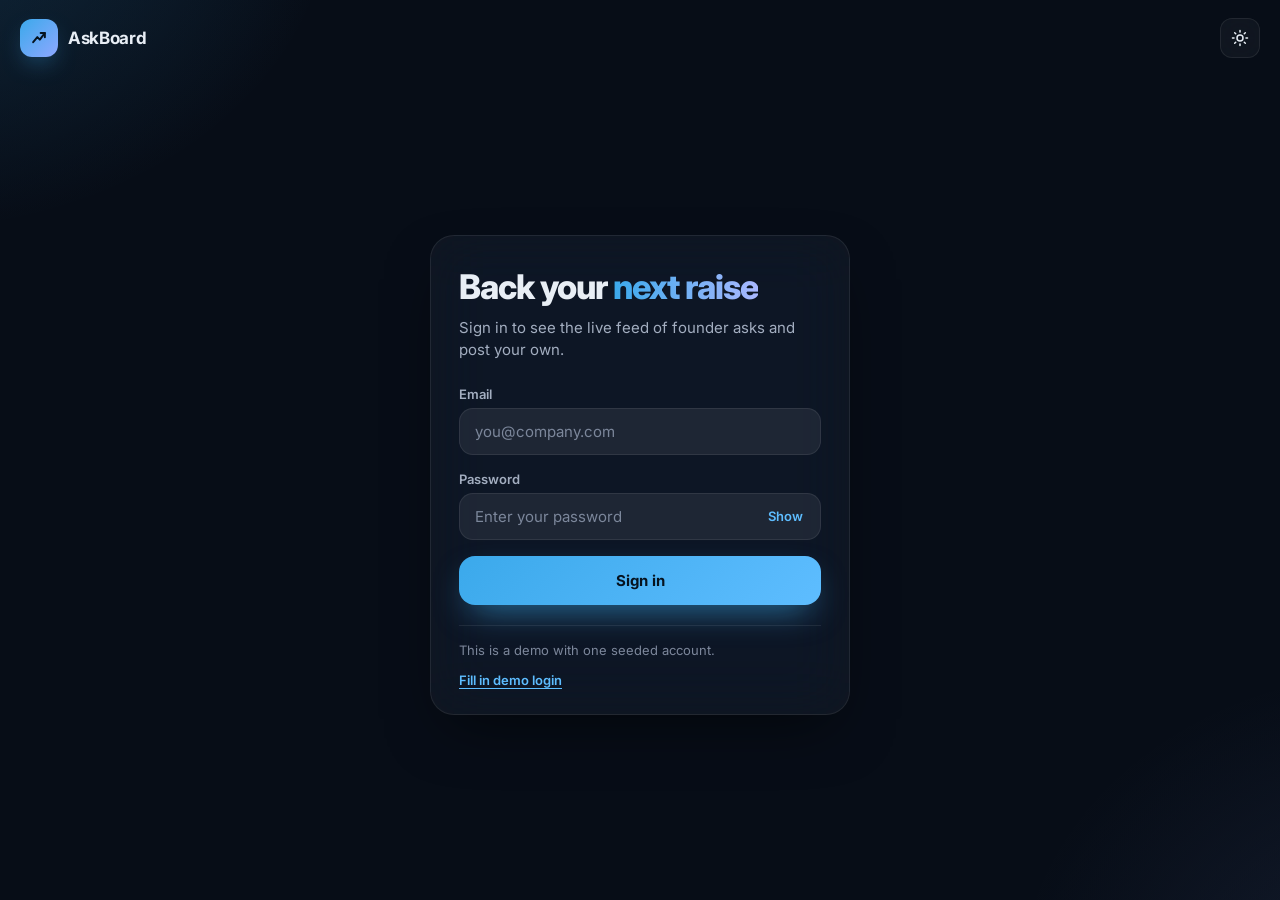
<file: frontend/index.html>
<!DOCTYPE html>
<!-- data-requires-auth: auth.js redirects to login.html before anything paints if not signed in -->
<html lang="en" data-theme="dark" data-requires-auth>
<head>
  <meta charset="utf-8">
  <meta name="viewport" content="width=device-width, initial-scale=1, viewport-fit=cover">
  <meta name="theme-color" content="#070D17">
  <title>Live asks · AskBoard</title>
  <meta name="description" content="Browse live funding asks from founders and post your own.">

  <link rel="preconnect" href="https://fonts.googleapis.com">
  <link rel="preconnect" href="https://fonts.gstatic.com" crossorigin>
  <link href="https://fonts.googleapis.com/css2?family=Inter:wght@400;500;600;700;800&display=swap" rel="stylesheet">
  <link rel="stylesheet" href="css/style.css">

  <!-- Synchronous on purpose: theme applies before first paint, auth guard runs before render. -->
  <script src="js/theme.js"></script>
  <script src="js/auth.js"></script>
</head>
<body class="page-feed">
  <header class="topbar">
    <a class="brand" href="index.html" aria-label="AskBoard home">
      <span class="brand-mark" aria-hidden="true">
        <svg viewBox="0 0 24 24" width="20" height="20" fill="none" stroke="currentColor" stroke-width="2.4" stroke-linecap="round" stroke-linejoin="round"><path d="M5 17 10 11l3 3 6-8"/><path d="M14 6h5v5"/></svg>
      </span>
      <span class="brand-name">AskBoard</span>
    </a>

    <div class="topbar-actions">
      <button class="icon-btn" type="button" data-theme-toggle aria-pressed="false" aria-label="Switch to light mode">
        <svg class="ic-sun" viewBox="0 0 24 24" width="18" height="18" fill="none" stroke="currentColor" stroke-width="2" stroke-linecap="round" aria-hidden="true"><circle cx="12" cy="12" r="4"/><path d="M12 2v2M12 20v2M4.9 4.9l1.4 1.4M17.7 17.7l1.4 1.4M2 12h2M20 12h2M4.9 19.1l1.4-1.4M17.7 6.3l1.4-1.4"/></svg>
        <svg class="ic-moon" viewBox="0 0 24 24" width="18" height="18" fill="none" stroke="currentColor" stroke-width="2" stroke-linecap="round" stroke-linejoin="round" aria-hidden="true"><path d="M21 12.8A9 9 0 1 1 11.2 3a7 7 0 0 0 9.8 9.8z"/></svg>
      </button>
      <button class="btn-ghost" type="button" id="logout-btn">Sign out</button>
    </div>
  </header>

  <main class="feed-main">
    <section class="feed-head">
      <div>
        <h1 class="feed-title">Live asks from <span class="grad-text">founders</span></h1>
        <p class="feed-sub">Equity, loans and grants, posted by the people building the companies.</p>
      </div>
      <button class="btn-primary btn-inline" type="button" id="open-post">Post an Ask</button>
    </section>

    <div class="filters" id="filters" role="group" aria-label="Filter by funding type">
      <button type="button" class="pill" data-filter="All" aria-pressed="true">All</button>
      <button type="button" class="pill" data-filter="Equity" aria-pressed="false">Equity</button>
      <button type="button" class="pill" data-filter="Loan" aria-pressed="false">Loan</button>
      <button type="button" class="pill" data-filter="Grant" aria-pressed="false">Grant</button>
    </div>

    <p class="sr-only" id="feed-status" role="status" aria-live="polite"></p>

    <section class="feed-grid" id="feed" aria-busy="true" aria-label="Founder asks"></section>
    <div class="feed-message glass" id="feed-message" hidden></div>
  </main>

  <!-- Post an Ask -->
  <dialog class="sheet" id="post-dialog" aria-labelledby="post-title">
    <form class="sheet-body" id="post-form" novalidate>
      <div class="sheet-head">
        <h2 id="post-title">Post an Ask</h2>
        <button type="button" class="icon-btn sm" id="close-post" aria-label="Close">
          <svg viewBox="0 0 24 24" width="16" height="16" fill="none" stroke="currentColor" stroke-width="2.2" stroke-linecap="round" aria-hidden="true"><path d="M6 6l12 12M18 6 6 18"/></svg>
        </button>
      </div>

      <div class="field">
        <label for="f-company">Company name</label>
        <input id="f-company" name="company_name" class="input" type="text" maxlength="60" autocomplete="organization" placeholder="Acme Agritech">
        <p class="field-error" data-error-for="company_name" hidden></p>
      </div>

      <div class="field">
        <label for="f-founder">Founder name</label>
        <input id="f-founder" name="founder_name" class="input" type="text" maxlength="60" autocomplete="name" placeholder="Priya Sharma">
        <p class="field-error" data-error-for="founder_name" hidden></p>
      </div>

      <div class="field">
        <label for="f-sector">Sector</label>
        <select id="f-sector" name="sector" class="input"></select>
        <p class="field-error" data-error-for="sector" hidden></p>
      </div>

      <div class="field">
        <div class="label-row">
          <label for="f-pitch">One-line pitch</label>
          <span class="counter" id="pitch-count" aria-hidden="true">0/140</span>
        </div>
        <input id="f-pitch" name="pitch" class="input" type="text" maxlength="140" placeholder="Cold storage for small farms, paid per crate">
        <p class="field-error" data-error-for="pitch" hidden></p>
      </div>

      <fieldset class="field seg">
        <legend>Funding type</legend>
        <div class="seg-row">
          <label class="seg-opt"><input type="radio" name="funding_type" value="Equity" checked><span>Equity</span></label>
          <label class="seg-opt"><input type="radio" name="funding_type" value="Loan"><span>Loan</span></label>
          <label class="seg-opt"><input type="radio" name="funding_type" value="Grant"><span>Grant</span></label>
        </div>
        <p class="field-error" data-error-for="funding_type" hidden></p>
      </fieldset>

      <div class="field">
        <label for="f-amount">Amount sought (Rs)</label>
        <input id="f-amount" name="amount_inr" class="input" type="text" inputmode="numeric" autocomplete="off" placeholder="2500000">
        <p class="helper" id="amount-help">Between Rs 10,000 and Rs 100 crore.</p>
        <p class="field-error" data-error-for="amount_inr" hidden></p>
      </div>

      <div class="field" id="equity-field">
        <label for="f-equity">Equity offered (%)</label>
        <input id="f-equity" name="equity_percent" class="input" type="text" inputmode="decimal" autocomplete="off" placeholder="8">
        <p class="field-error" data-error-for="equity_percent" hidden></p>
      </div>

      <p class="form-error" id="post-error" role="alert" hidden></p>

      <div class="sheet-actions">
        <button type="button" class="btn-ghost" id="cancel-post">Cancel</button>
        <button type="submit" class="btn-primary btn-inline" id="submit-post">Post ask</button>
      </div>
    </form>
  </dialog>

  <div class="toast" id="toast" role="status" aria-live="polite" hidden></div>

  <script src="js/deals.js"></script>
</body>
</html>
</file>
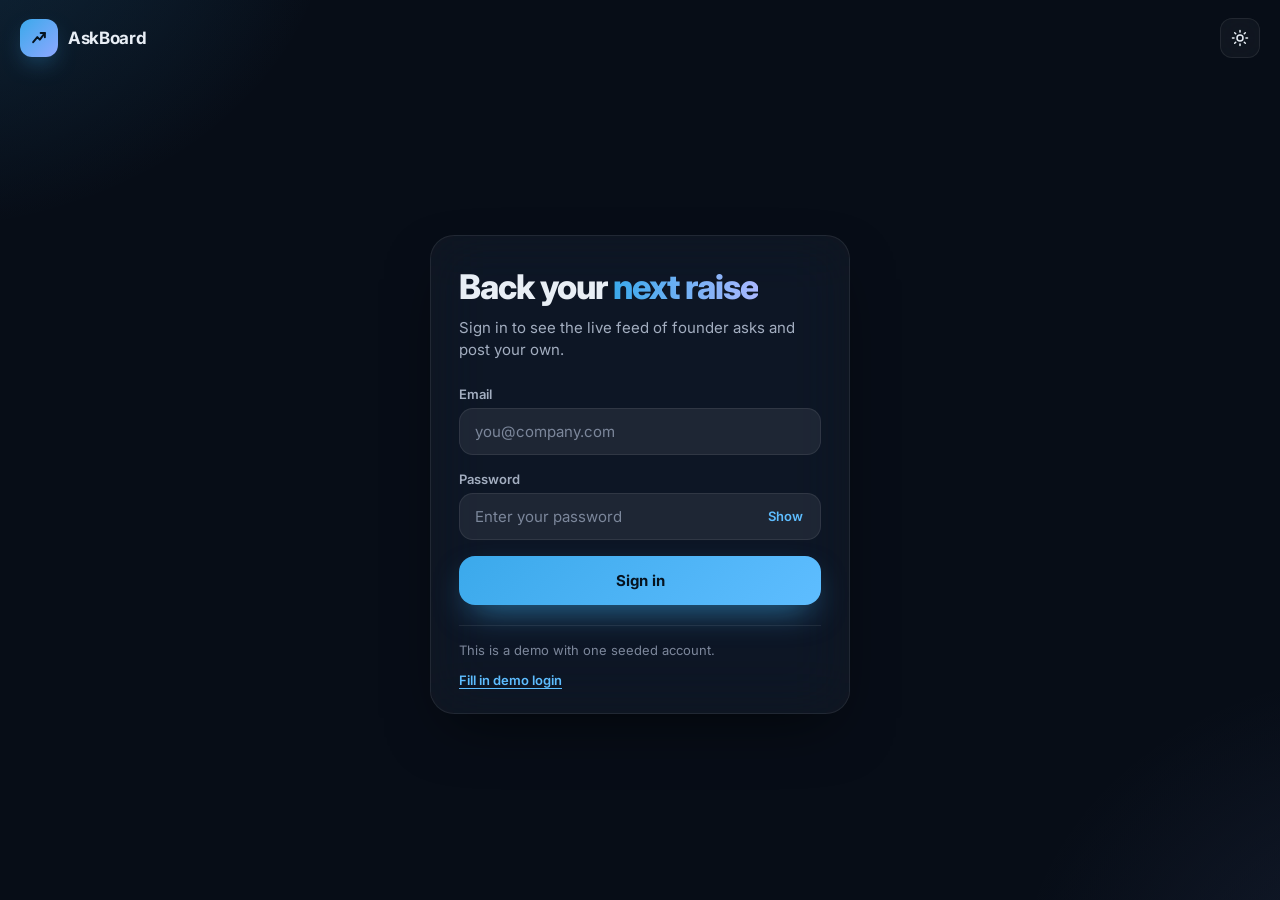
<file: frontend/login.html>
<!DOCTYPE html>
<html lang="en" data-theme="dark">
<head>
  <meta charset="utf-8">
  <meta name="viewport" content="width=device-width, initial-scale=1, viewport-fit=cover">
  <meta name="theme-color" content="#070D17">
  <title>Sign in · AskBoard</title>
  <meta name="description" content="Sign in to AskBoard to browse and post funding asks.">

  <link rel="preconnect" href="https://fonts.googleapis.com">
  <link rel="preconnect" href="https://fonts.gstatic.com" crossorigin>
  <link href="https://fonts.googleapis.com/css2?family=Inter:wght@400;500;600;700;800&display=swap" rel="stylesheet">
  <link rel="stylesheet" href="css/style.css">

  <!-- Loaded synchronously (no defer) so the saved theme is applied before first paint. -->
  <script src="js/theme.js"></script>
</head>
<body class="page-auth">
  <header class="auth-top">
    <a class="brand" href="login.html" aria-label="AskBoard home">
      <span class="brand-mark" aria-hidden="true">
        <svg viewBox="0 0 24 24" width="20" height="20" fill="none" stroke="currentColor" stroke-width="2.4" stroke-linecap="round" stroke-linejoin="round"><path d="M5 17 10 11l3 3 6-8"/><path d="M14 6h5v5"/></svg>
      </span>
      <span class="brand-name">AskBoard</span>
    </a>

    <button class="icon-btn" type="button" data-theme-toggle aria-pressed="false" aria-label="Switch to light mode">
      <svg class="ic-sun" viewBox="0 0 24 24" width="18" height="18" fill="none" stroke="currentColor" stroke-width="2" stroke-linecap="round" aria-hidden="true"><circle cx="12" cy="12" r="4"/><path d="M12 2v2M12 20v2M4.9 4.9l1.4 1.4M17.7 17.7l1.4 1.4M2 12h2M20 12h2M4.9 19.1l1.4-1.4M17.7 6.3l1.4-1.4"/></svg>
      <svg class="ic-moon" viewBox="0 0 24 24" width="18" height="18" fill="none" stroke="currentColor" stroke-width="2" stroke-linecap="round" stroke-linejoin="round" aria-hidden="true"><path d="M21 12.8A9 9 0 1 1 11.2 3a7 7 0 0 0 9.8 9.8z"/></svg>
    </button>
  </header>

  <main class="auth-main">
    <section class="auth-card glass" aria-labelledby="auth-title">
      <h1 id="auth-title" class="auth-title">Back your <span class="grad-text">next raise</span></h1>
      <p class="auth-sub">Sign in to see the live feed of founder asks and post your own.</p>

      <form id="login-form" class="auth-form" novalidate>
        <div class="field">
          <label for="email">Email</label>
          <input id="email" name="email" class="input" type="email" inputmode="email"
                 autocomplete="username" placeholder="you@company.com" required>
          <p class="field-error" id="email-error" role="alert" hidden></p>
        </div>

        <div class="field">
          <label for="password">Password</label>
          <div class="input-wrap">
            <input id="password" name="password" class="input" type="password"
                   autocomplete="current-password" placeholder="Enter your password" required>
            <button type="button" class="reveal" id="toggle-password" aria-pressed="false" aria-controls="password">Show</button>
          </div>
          <p class="field-error" id="password-error" role="alert" hidden></p>
        </div>

        <p class="form-error" id="form-error" role="alert" hidden></p>

        <button class="btn-primary" id="submit-btn" type="submit">Sign in</button>
      </form>

      <div class="demo-hint">
        <p>This is a demo with one seeded account.</p>
        <button type="button" class="link-btn" id="fill-demo">Fill in demo login</button>
      </div>
    </section>
  </main>

  <script src="js/auth.js"></script>
</body>
</html>
</file>
<file: frontend/css/style.css>
/* ==========================================================================
   AskBoard — glass design system
   1. Tokens (dark = default, light = [data-theme="light"])
   2. Base
   3. Shared primitives (glass, buttons, icon button)
   4. Login page
   ========================================================================== */

/* 1. TOKENS ---------------------------------------------------------------- */
:root {
  --font: 'Inter', -apple-system, BlinkMacSystemFont, 'Segoe UI', Roboto, system-ui, sans-serif;

  /* Brand — identical in both modes */
  --accent: #3BA9EB;
  --accent-2: #5EBDFF;
  --lavender: #8EA8FF;

  /* Dark surfaces */
  --bg: #070D17;
  --halo-1: rgba(59, 169, 235, 0.28);
  --halo-2: rgba(142, 168, 255, 0.22);
  --halo-3: rgba(59, 169, 235, 0.14);
  --vignette: rgba(7, 13, 23, 0.55);

  --glass: rgba(255, 255, 255, 0.04);
  --glass-strong: rgba(255, 255, 255, 0.07);
  --rule: rgba(255, 255, 255, 0.08);
  --shadow: 0 24px 60px -20px rgba(0, 0, 0, 0.6);

  /* Text (dark): 14.9 : 1, 8.3 : 1, 5.1 : 1 on --bg */
  --ink-hi: #E8EEF5;
  --ink-md: #A3AEC0;
  --ink-lo: #7C879B;

  /* Accent used AS TEXT (must pass AA on its surface) */
  --accent-text: #5EBDFF;
  --grad-a: #3BA9EB;
  --grad-b: #A9B8FF;

  --on-accent: #06131F;
  --danger: #FF6B7A;
  --danger-bg: rgba(255, 71, 87, 0.12);
  --focus: rgba(59, 169, 235, 0.45);

  --r-sm: 12px;
  --r-md: 16px;
  --r-lg: 24px;
  --tr: 0.18s cubic-bezier(0.4, 0, 0.2, 1);

  color-scheme: dark;
}

/* Light mode — same identity, light surfaces.
   Key decisions:
   - #3BA9EB on white is only ~2.7 : 1, so it is kept for fills/glows and a
     darker sibling (#1A6FA8, ~5 : 1) is used wherever the accent is TEXT.
   - Glass flips from "white at 4%" to "white at 62%" so cards still read as
     frosted panels over the pale halo.
   - Hard borders are replaced by a faint navy hairline + soft coloured shadow. */
:root[data-theme="light"] {
  --bg: #EEF4FC;
  --halo-1: rgba(59, 169, 235, 0.30);
  --halo-2: rgba(142, 168, 255, 0.34);
  --halo-3: rgba(94, 189, 255, 0.20);
  --vignette: rgba(238, 244, 252, 0.5);

  --glass: rgba(255, 255, 255, 0.62);
  --glass-strong: rgba(255, 255, 255, 0.85);
  --rule: rgba(20, 45, 90, 0.10);
  --shadow: 0 24px 60px -24px rgba(40, 90, 170, 0.35);

  --ink-hi: #0E1B2E;
  --ink-md: #41526B;
  --ink-lo: #5B6B85;

  --accent-text: #1A6FA8;
  --grad-a: #1A6FA8;
  --grad-b: #5B63D6;

  --danger: #B42335;
  --danger-bg: rgba(200, 40, 60, 0.08);
  --focus: rgba(26, 111, 168, 0.35);

  color-scheme: light;
}

/* 2. BASE ------------------------------------------------------------------ */
*, *::before, *::after { box-sizing: border-box; margin: 0; padding: 0; }

html { -webkit-text-size-adjust: 100%; height: 100%; }

body {
  min-height: 100vh;
  min-height: 100dvh;
  font-family: var(--font);
  background: var(--bg);
  color: var(--ink-hi);
  -webkit-font-smoothing: antialiased;
  text-rendering: optimizeLegibility;
  transition: background-color var(--tr), color var(--tr);
  position: relative;
  overflow-x: hidden;
}

/* Halo gradient background, fixed behind everything */
body::before {
  content: '';
  position: fixed;
  inset: 0;
  z-index: -2;
  pointer-events: none;
  background:
    radial-gradient(620px 460px at -8% -10%, var(--halo-1), transparent 70%),
    radial-gradient(560px 460px at 110% 110%, var(--halo-2), transparent 70%),
    radial-gradient(420px 360px at 130% 35%, var(--halo-3), transparent 72%),
    var(--bg);
}
body::after {
  content: '';
  position: fixed;
  inset: 0;
  z-index: -1;
  pointer-events: none;
  background: radial-gradient(120% 80% at 50% 0%, transparent 0%, var(--vignette) 70%);
}

button, input { font-family: inherit; font-size: inherit; color: inherit; }
button { cursor: pointer; }

:focus-visible { outline: 2px solid var(--accent); outline-offset: 2px; }

.grad-text {
  background: linear-gradient(90deg, var(--grad-a), var(--grad-b));
  -webkit-background-clip: text;
  background-clip: text;
  -webkit-text-fill-color: transparent;
  color: transparent;
}

/* 3. SHARED PRIMITIVES ----------------------------------------------------- */
.glass {
  background: var(--glass);
  -webkit-backdrop-filter: blur(28px) saturate(160%);
  backdrop-filter: blur(28px) saturate(160%);
  border: 1px solid var(--rule);
  border-radius: var(--r-lg);
  box-shadow: var(--shadow);
}

.icon-btn {
  width: 40px;
  height: 40px;
  display: grid;
  place-items: center;
  border-radius: var(--r-sm);
  background: var(--glass);
  -webkit-backdrop-filter: blur(20px);
  backdrop-filter: blur(20px);
  border: 1px solid var(--rule);
  color: var(--ink-hi);
  transition: border-color var(--tr), color var(--tr), background-color var(--tr);
}
.icon-btn:hover { border-color: var(--accent); color: var(--accent-text); }

/* The toggle shows the mode you will switch TO. */
.icon-btn .ic-sun { display: block; }
.icon-btn .ic-moon { display: none; }
:root[data-theme="light"] .icon-btn .ic-sun { display: none; }
:root[data-theme="light"] .icon-btn .ic-moon { display: block; }

.btn-primary {
  width: 100%;
  padding: 15px 18px;
  border: 0;
  border-radius: var(--r-md);
  background: linear-gradient(135deg, var(--accent), var(--accent-2));
  color: var(--on-accent);
  font-weight: 700;
  font-size: 15px;
  box-shadow: 0 14px 34px -12px rgba(59, 169, 235, 0.75);
  transition: transform var(--tr), box-shadow var(--tr), opacity var(--tr);
}
.btn-primary:hover { transform: translateY(-1px); box-shadow: 0 18px 40px -12px rgba(59, 169, 235, 0.85); }
.btn-primary:active { transform: translateY(0); }
.btn-primary:disabled { opacity: 0.55; cursor: not-allowed; transform: none; }

.link-btn {
  background: none;
  border: 0;
  padding: 2px 0;
  color: var(--accent-text);
  font-weight: 600;
  font-size: 13px;
  text-decoration: underline;
  text-underline-offset: 3px;
}

/* Form controls */
.field { display: grid; gap: 6px; }
.field label { font-size: 13px; font-weight: 600; color: var(--ink-md); }

.input {
  width: 100%;
  padding: 13px 15px;
  border-radius: 14px;
  background: var(--glass-strong);
  border: 1px solid var(--rule);
  color: var(--ink-hi);
  font-size: 15px;
  outline: none;
  -webkit-appearance: none;
  appearance: none;
  transition: border-color var(--tr), box-shadow var(--tr);
}
.input::placeholder { color: var(--ink-lo); }
.input:focus { border-color: var(--accent); box-shadow: 0 0 0 3px var(--focus); }
.input[aria-invalid="true"] { border-color: var(--danger); }

.field-error { font-size: 12.5px; color: var(--danger); }
.form-error {
  padding: 10px 12px;
  border-radius: var(--r-sm);
  background: var(--danger-bg);
  border: 1px solid var(--danger);
  color: var(--danger);
  font-size: 13.5px;
  line-height: 1.4;
}
[hidden] { display: none !important; }

/* 4. LOGIN PAGE ------------------------------------------------------------ */
.page-auth { display: flex; flex-direction: column; }

.auth-top {
  display: flex;
  align-items: center;
  justify-content: space-between;
  padding: max(18px, env(safe-area-inset-top)) 20px 0;
}

.brand { display: inline-flex; align-items: center; gap: 10px; text-decoration: none; color: var(--ink-hi); }
.brand-mark {
  width: 38px;
  height: 38px;
  display: grid;
  place-items: center;
  border-radius: 12px;
  color: var(--on-accent);
  background: linear-gradient(135deg, var(--accent), var(--lavender));
  box-shadow: 0 10px 26px -10px rgba(59, 169, 235, 0.8);
}
.brand-name { font-weight: 700; font-size: 17px; letter-spacing: -0.02em; }

.auth-main {
  flex: 1;
  display: grid;
  place-items: center;
  padding: 24px 16px max(32px, env(safe-area-inset-bottom));
}

.auth-card {
  width: 100%;
  max-width: 420px;
  padding: 32px 28px 24px;
  animation: card-in 0.5s cubic-bezier(0.16, 1, 0.3, 1) both;
}

.auth-title {
  font-size: clamp(28px, 6vw, 34px);
  line-height: 1.12;
  font-weight: 800;
  letter-spacing: -0.03em;
}
.auth-sub {
  margin: 10px 0 24px;
  font-size: 15px;
  line-height: 1.5;
  color: var(--ink-md);
}

.auth-form { display: grid; gap: 16px; }

.input-wrap { position: relative; }
.input-wrap .input { padding-right: 68px; }
.reveal {
  position: absolute;
  top: 50%;
  right: 8px;
  transform: translateY(-50%);
  padding: 6px 10px;
  border: 0;
  border-radius: 8px;
  background: transparent;
  color: var(--accent-text);
  font-size: 13px;
  font-weight: 600;
}
.reveal:hover { background: var(--glass); }

.demo-hint {
  margin-top: 20px;
  padding-top: 16px;
  border-top: 1px solid var(--rule);
  display: flex;
  align-items: center;
  justify-content: space-between;
  gap: 12px;
  flex-wrap: wrap;
  font-size: 13px;
  color: var(--ink-lo);
}

@keyframes card-in {
  from { opacity: 0; transform: translateY(14px) scale(0.985); }
  to   { opacity: 1; transform: none; }
}
@media (prefers-reduced-motion: reduce) {
  .auth-card { animation: none; }
  * { transition-duration: 0.01ms !important; }
}
@media (max-width: 480px) {
  .auth-card { padding: 26px 20px 20px; }
}

/* ==========================================================================
   5. FEED PAGE
   ========================================================================== */

/* Funding-type semantics. Dark uses bright tints; light uses darker inks so the
   pill TEXT still passes AA (~5:1+) on a pale tinted background. */
:root {
  --equity: #34D399; --equity-bg: rgba(52, 211, 153, 0.12); --equity-bd: rgba(52, 211, 153, 0.30);
  --loan:   #FFD24A; --loan-bg:   rgba(255, 210, 74, 0.12); --loan-bd:   rgba(255, 210, 74, 0.30);
  --grant:  #C084FC; --grant-bg:  rgba(192, 132, 252, 0.12); --grant-bd: rgba(192, 132, 252, 0.30);
  --sheet: #101A29;
  --skel-a: rgba(255, 255, 255, 0.04);
  --skel-b: rgba(255, 255, 255, 0.09);
}
:root[data-theme="light"] {
  --equity: #0B7A55; --equity-bg: rgba(11, 122, 85, 0.10); --equity-bd: rgba(11, 122, 85, 0.30);
  --loan:   #8A6100; --loan-bg:   rgba(138, 97, 0, 0.10);  --loan-bd:   rgba(138, 97, 0, 0.30);
  --grant:  #7B34C9; --grant-bg:  rgba(123, 52, 201, 0.09); --grant-bd: rgba(123, 52, 201, 0.28);
  --sheet: #FFFFFF;
  --skel-a: rgba(20, 45, 90, 0.05);
  --skel-b: rgba(20, 45, 90, 0.10);
}

.sr-only {
  position: absolute; width: 1px; height: 1px; margin: -1px; padding: 0;
  overflow: hidden; clip: rect(0, 0, 0, 0); white-space: nowrap; border: 0;
}

.btn-inline { width: auto; padding: 12px 22px; white-space: nowrap; }
.btn-ghost {
  padding: 10px 16px; border-radius: var(--r-sm); background: var(--glass);
  border: 1px solid var(--rule); color: var(--ink-hi); font-weight: 600; font-size: 14px;
  transition: border-color var(--tr), color var(--tr);
}
.btn-ghost:hover { border-color: var(--accent); color: var(--accent-text); }

/* Top bar */
.topbar {
  position: sticky; top: 0; z-index: 20;
  display: flex; align-items: center; justify-content: space-between; gap: 12px;
  padding: max(12px, env(safe-area-inset-top)) 20px 12px;
  background: var(--glass);
  -webkit-backdrop-filter: blur(28px) saturate(160%); backdrop-filter: blur(28px) saturate(160%);
  border-bottom: 1px solid var(--rule);
}
.topbar-actions { display: flex; align-items: center; gap: 10px; }

/* Layout */
.feed-main { width: 100%; max-width: 1080px; margin: 0 auto; padding: 32px 20px max(48px, env(safe-area-inset-bottom)); }

.feed-head { display: flex; align-items: flex-end; justify-content: space-between; gap: 16px; flex-wrap: wrap; margin-bottom: 22px; }
.feed-title { font-size: clamp(28px, 5vw, 40px); line-height: 1.1; font-weight: 800; letter-spacing: -0.03em; }
.feed-sub { margin-top: 8px; max-width: 46ch; font-size: 15px; line-height: 1.5; color: var(--ink-md); }

/* Filter pills */
.filters { display: flex; gap: 8px; overflow-x: auto; padding: 2px 0 6px; margin-bottom: 18px; scrollbar-width: none; }
.filters::-webkit-scrollbar { display: none; }
.pill {
  padding: 8px 18px; border-radius: 99px; white-space: nowrap;
  background: var(--glass); -webkit-backdrop-filter: blur(20px); backdrop-filter: blur(20px);
  border: 1px solid var(--rule); color: var(--ink-md); font-weight: 600; font-size: 13px;
  transition: border-color var(--tr), color var(--tr), background-color var(--tr), box-shadow var(--tr);
}
.pill:hover { border-color: var(--accent); color: var(--ink-hi); }
.pill[aria-pressed="true"] {
  background: var(--accent); border-color: transparent; color: var(--on-accent);
  box-shadow: 0 6px 20px -6px rgba(59, 169, 235, 0.7);
}

/* Feed grid */
.feed-grid { display: grid; grid-template-columns: 1fr; gap: 14px; }
@media (min-width: 820px) { .feed-grid { grid-template-columns: repeat(2, 1fr); gap: 16px; } }

.deal-card { padding: 20px; display: flex; flex-direction: column; gap: 14px; }
.deal-card.ft-equity { --ft: var(--equity); --ft-bg: var(--equity-bg); --ft-bd: var(--equity-bd); }
.deal-card.ft-loan   { --ft: var(--loan);   --ft-bg: var(--loan-bg);   --ft-bd: var(--loan-bd); }
.deal-card.ft-grant  { --ft: var(--grant);  --ft-bg: var(--grant-bg);  --ft-bd: var(--grant-bd); }

.deal-head { display: flex; align-items: center; gap: 12px; }
.co-mark {
  width: 44px; height: 44px; flex-shrink: 0; display: grid; place-items: center;
  border-radius: 13px; font-weight: 800; font-size: 18px; color: var(--ft);
  background: var(--ft-bg); border: 1px solid var(--ft-bd);
}
.deal-who { min-width: 0; flex: 1; }
.co-name { font-size: 16px; font-weight: 700; letter-spacing: -0.015em; white-space: nowrap; overflow: hidden; text-overflow: ellipsis; }
.co-founder { font-size: 13px; color: var(--ink-md); white-space: nowrap; overflow: hidden; text-overflow: ellipsis; }

.ft-pill {
  flex-shrink: 0; padding: 4px 11px; border-radius: 99px; font-size: 12px; font-weight: 700;
  background: var(--ft-bg); color: var(--ft); border: 1px solid var(--ft-bd);
}

.deal-pitch { font-size: 15px; line-height: 1.5; color: var(--ink-hi); overflow-wrap: anywhere; }

.ask-row {
  display: flex; gap: 22px; flex-wrap: wrap; padding: 12px 14px; border-radius: 14px;
  background: var(--glass-strong); border: 1px solid var(--rule);
}
.ask-item { display: grid; gap: 2px; }
.ask-k { font-size: 12px; color: var(--ink-md); }
.ask-v { font-size: 18px; font-weight: 700; letter-spacing: -0.015em; }

.deal-foot { display: flex; align-items: center; justify-content: space-between; gap: 10px; margin-top: auto; }
.dtag {
  padding: 3px 10px; border-radius: 8px; font-size: 12px; font-weight: 600;
  background: var(--glass-strong); border: 1px solid var(--rule); color: var(--ink-md);
}
.deal-time { font-size: 12px; color: var(--ink-lo); }

/* A freshly posted card announces itself once, in response to the user's action. */
.deal-card.is-new { animation: pop-in 0.5s cubic-bezier(0.16, 1, 0.3, 1) both; border-color: var(--ft-bd); }
@keyframes pop-in { from { opacity: 0; transform: translateY(-10px) scale(0.98); } to { opacity: 1; transform: none; } }

/* Loading skeletons */
.skel-card {
  height: 200px;
  background: linear-gradient(90deg, var(--skel-a) 25%, var(--skel-b) 50%, var(--skel-a) 75%);
  background-size: 200% 100%; animation: shimmer 1.4s linear infinite;
}
@keyframes shimmer { to { background-position: -200% 0; } }

/* Empty / error message */
.feed-message { padding: 40px 24px; text-align: center; display: grid; justify-items: center; gap: 10px; }
.msg-title { font-size: 20px; font-weight: 700; letter-spacing: -0.02em; }
.msg-text { max-width: 44ch; font-size: 14.5px; line-height: 1.5; color: var(--ink-md); margin-bottom: 8px; }

/* Post an Ask dialog */
.sheet {
  width: min(520px, calc(100vw - 24px)); max-height: min(92dvh, 760px); margin: auto; padding: 0;
  background: var(--sheet); color: var(--ink-hi);
  border: 1px solid var(--rule); border-radius: var(--r-lg); box-shadow: var(--shadow);
  overflow-y: auto;
}
.sheet::backdrop { background: rgba(3, 7, 13, 0.6); -webkit-backdrop-filter: blur(6px); backdrop-filter: blur(6px); }
.sheet[open] { animation: card-in 0.3s cubic-bezier(0.16, 1, 0.3, 1) both; }
.sheet-body { display: grid; gap: 16px; padding: 22px 22px 20px; }
.sheet-head { display: flex; align-items: center; justify-content: space-between; }
.sheet-head h2 { font-size: 22px; font-weight: 800; letter-spacing: -0.025em; }
.icon-btn.sm { width: 32px; height: 32px; border-radius: 10px; }
.sheet-actions { display: flex; justify-content: flex-end; gap: 10px; margin-top: 4px; }

.label-row { display: flex; align-items: baseline; justify-content: space-between; }
.counter, .helper { font-size: 12px; color: var(--ink-lo); }

select.input {
  padding-right: 38px; cursor: pointer;
  background-image: url("data:image/svg+xml,%3Csvg xmlns='http://www.w3.org/2000/svg' width='12' height='8' viewBox='0 0 12 8' fill='none' stroke='%237C879B' stroke-width='2' stroke-linecap='round' stroke-linejoin='round'%3E%3Cpath d='M1 1.5 6 6.5 11 1.5'/%3E%3C/svg%3E");
  background-repeat: no-repeat; background-position: right 14px center;
}

/* Funding-type segmented control (real radios, visually pills) */
.seg { border: 0; min-width: 0; }
.seg legend { font-size: 13px; font-weight: 600; color: var(--ink-md); margin-bottom: 6px; padding: 0; }
.seg-row { display: flex; gap: 8px; }
.seg-opt { flex: 1; position: relative; }
.seg-opt input { position: absolute; inset: 0; opacity: 0; cursor: pointer; }
.seg-opt span {
  display: block; text-align: center; padding: 10px 8px; border-radius: 12px; font-weight: 600; font-size: 14px;
  background: var(--glass-strong); border: 1px solid var(--rule); color: var(--ink-md);
  transition: border-color var(--tr), background-color var(--tr), color var(--tr);
}
.seg-opt input:checked + span { background: var(--accent-text); border-color: transparent; color: #fff; }
:root:not([data-theme="light"]) .seg-opt input:checked + span { background: var(--accent); color: var(--on-accent); }
.seg-opt input:focus-visible + span { outline: 2px solid var(--accent); outline-offset: 2px; }

/* Toast */
.toast {
  position: fixed; left: 50%; bottom: max(24px, env(safe-area-inset-bottom)); transform: translateX(-50%);
  z-index: 100; padding: 12px 18px; border-radius: var(--r-sm); font-size: 14px; font-weight: 600;
  background: var(--sheet); color: var(--ink-hi); border: 1px solid var(--accent); box-shadow: var(--shadow);
}

@media (max-width: 520px) {
  .feed-main { padding-top: 24px; }
  .feed-head .btn-inline { width: 100%; }
  .topbar { padding-left: 16px; padding-right: 16px; }
}
@media (prefers-reduced-motion: reduce) {
  .deal-card.is-new, .sheet[open], .skel-card { animation: none; }
}
</file>
